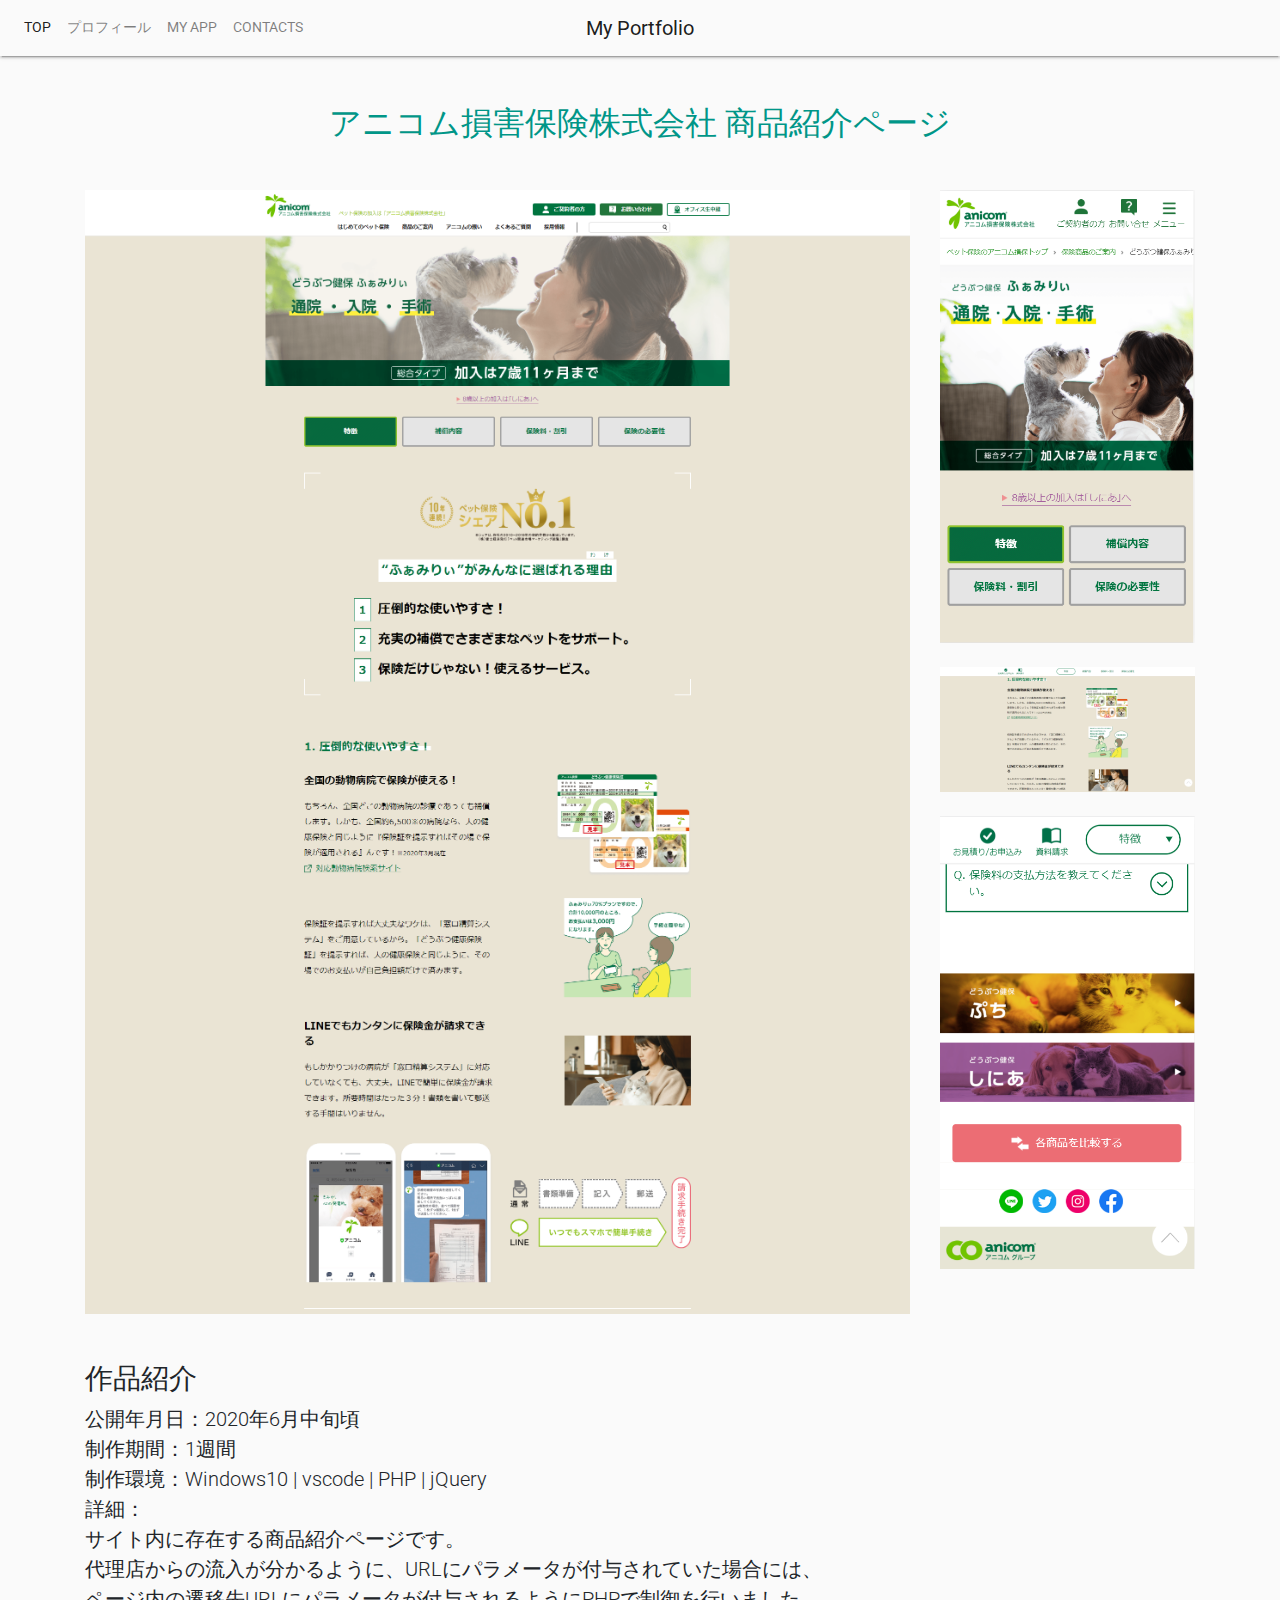
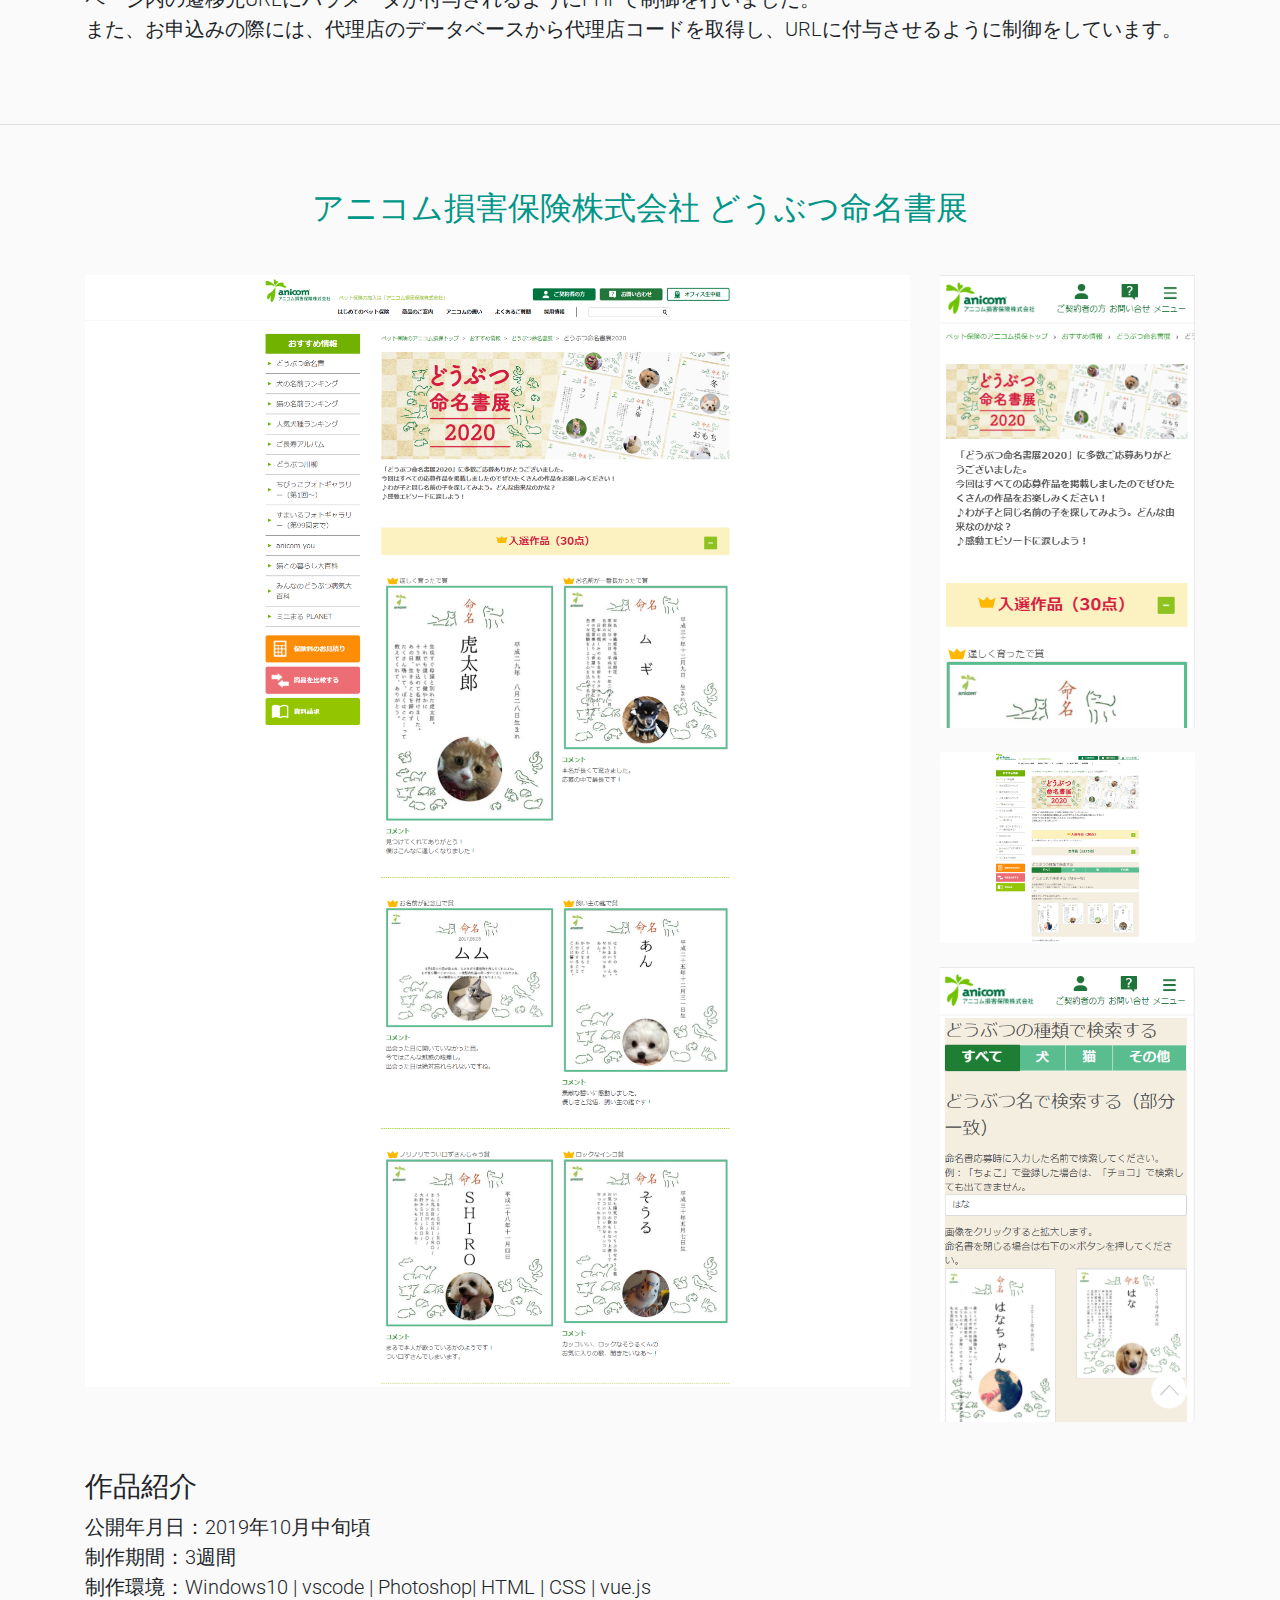
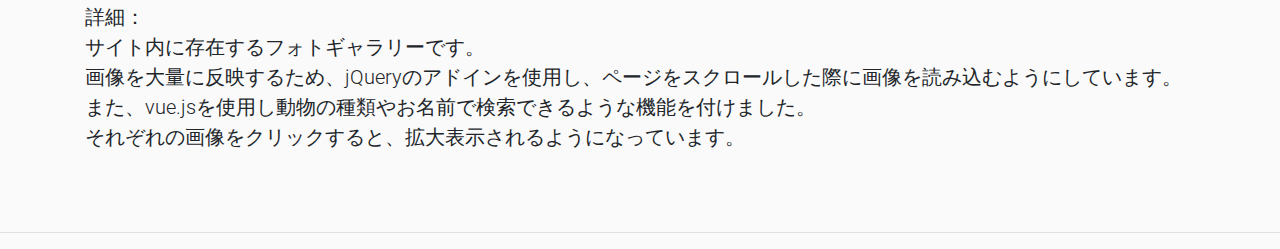
<file: myapp/index.html>
<!DOCTYPE html>
<html lang="ja">
  <head>
    <title>Page title</title>
    <meta charset="utf-8">
    <meta name="viewport" content="width=device-width, initial-scale=1, shrink-to-fit=no">
    <meta name="description" content="">
    <meta name="author" content="">
    <link rel="stylesheet" href="https://fonts.googleapis.com/css?family=Roboto:300,400,500,700&amp;subset=latin">
    <link rel="stylesheet" href="https://fonts.googleapis.com/css?family=Material+Icons">
    <link rel="stylesheet" href="/css/bootstrap/bootstrap.min.css">
    <link rel="icon" href="/favicon.ico">
  </head>
  <body>
    <div class="">

    <nav class="navbar navbar-expand-lg navbar-light"> <a class="navbar-brand d-lg-none" href="#">My Portfolio</a> <button class="navbar-toggler" type="button" data-toggle="collapse" data-target="#navigations-02"><span class="navbar-toggler-icon"></span></button>
        <div class="collapse navbar-collapse justify-content-md-center" id="navigations-02">
          <div class="row w-100">
            <div class="col-4 pl-lg-0">
              <ul class="navbar-nav">
                <li class="nav-item"><a class="nav-link active" href="#">TOP<span class="sr-only">(current)</span></a></li>
                <li class="nav-item"><a class="nav-link" href="/profile/index.html">プロフィール</a></li>
                <li class="nav-item"><a class="nav-link" href="/myapp/index.html">My App</a></li>
                <li class="nav-item"><a class="nav-link" href="/contact/index.html">Contacts</a></li>
              </ul>
            </div>
            <div class="col-4 navbar-nav text-center pr-0 d-none d-lg-block"><a class="navbar-brand mr-0" href="#">My Portfolio</a></div>
          </div>
        </div>
    </nav>

    <section class="py-5">
      <div class="container">
        <a href="https://www.anicom-sompo.co.jp/products/insurance1/" target="_blank">
          <h2 class="mb-5 text-center">アニコム損害保険株式会社 商品紹介ページ</h2>
        </a>
        <div class="row">
          <div class="col-md-9"><img class="img-fluid" src="img/myapp_1.png" alt=""></div>
          <div class="col-md-3">
            <div class="row flex-row flex-md-column justify-content-between mt-4 mt-md-0">
              <div class="col-4 col-md-12"><img class="img-fluid" src="img/myapp_2.png" alt=""></div>
              <div class="col-4 col-md-12 my-md-4"><img class="img-fluid" src="img/myapp_3.png" alt=""></div>
              <div class="col-4 col-md-12"><img class="img-fluid" src="img/myapp_4.png" alt=""></div>
            </div>
          </div>
          <div class="col-md-12 mt-5">
            <h3>作品紹介</h3>
            <p class="lead">
              公開年月日：2020年6月中旬頃<br>
              制作期間：1週間<br>
              制作環境：Windows10 | vscode | PHP | jQuery<br>
              詳細：<br>
              サイト内に存在する商品紹介ページです。<br>
              代理店からの流入が分かるように、URLにパラメータが付与されていた場合には、<br>
              ページ内の遷移先URLにパラメータが付与されるようにPHPで制御を行いました。<br>
              また、お申込みの際には、代理店のデータベースから代理店コードを取得し、URLに付与させるように制御をしています。
            </p>
          </div>
        </div>
      </div>
    </section><hr>

    <section class="py-5">
      <div class="container">
        <a href="https://www.anicom-sompo.co.jp/special/meimeisho/index201902.html" target="_blank">
          <h2 class="mb-5 text-center">
          アニコム損害保険株式会社 どうぶつ命名書展
          </h2>
        </a>
        <div class="row">
          <div class="col-md-9"><img class="img-fluid" src="img/myapp_5.png" alt=""></div>
          <div class="col-md-3">
            <div class="row flex-row flex-md-column justify-content-between mt-4 mt-md-0">
              <div class="col-4 col-md-12"><img class="img-fluid" src="img/myapp_6.png" alt=""></div>
              <div class="col-4 col-md-12 my-md-4"><img class="img-fluid" src="img/myapp_7.png" alt=""></div>
              <div class="col-4 col-md-12"><img class="img-fluid" src="img/myapp_8.png" alt=""></div>
            </div>
          </div>
          <div class="col-md-12 mt-5">
            <h3>作品紹介</h3>
            <p class="lead">
              公開年月日：2019年10月中旬頃<br>
              制作期間：3週間<br>
              制作環境：Windows10 | vscode | Photoshop| HTML | CSS | vue.js<br>
              詳細：<br>
              サイト内に存在するフォトギャラリーです。<br>
              画像を大量に反映するため、jQueryのアドインを使用し、ページをスクロールした際に画像を読み込むようにしています。<br>
              また、vue.jsを使用し動物の種類やお名前で検索できるような機能を付けました。<br>
              それぞれの画像をクリックすると、拡大表示されるようになっています。
            </p>
          </div>
        </div>
      </div>
    </section><hr>

    </div>
    <script src="/js/jquery/jquery.min.js"></script>
    <script src="/js/popper/popper.min.js"></script>
    <script src="/js/bootstrap/bootstrap-material-design.min.js"></script>
    <script>
        $(document).ready(function() { $('body').bootstrapMaterialDesign(); });
    </script>
  </body>
</html>
</file>
